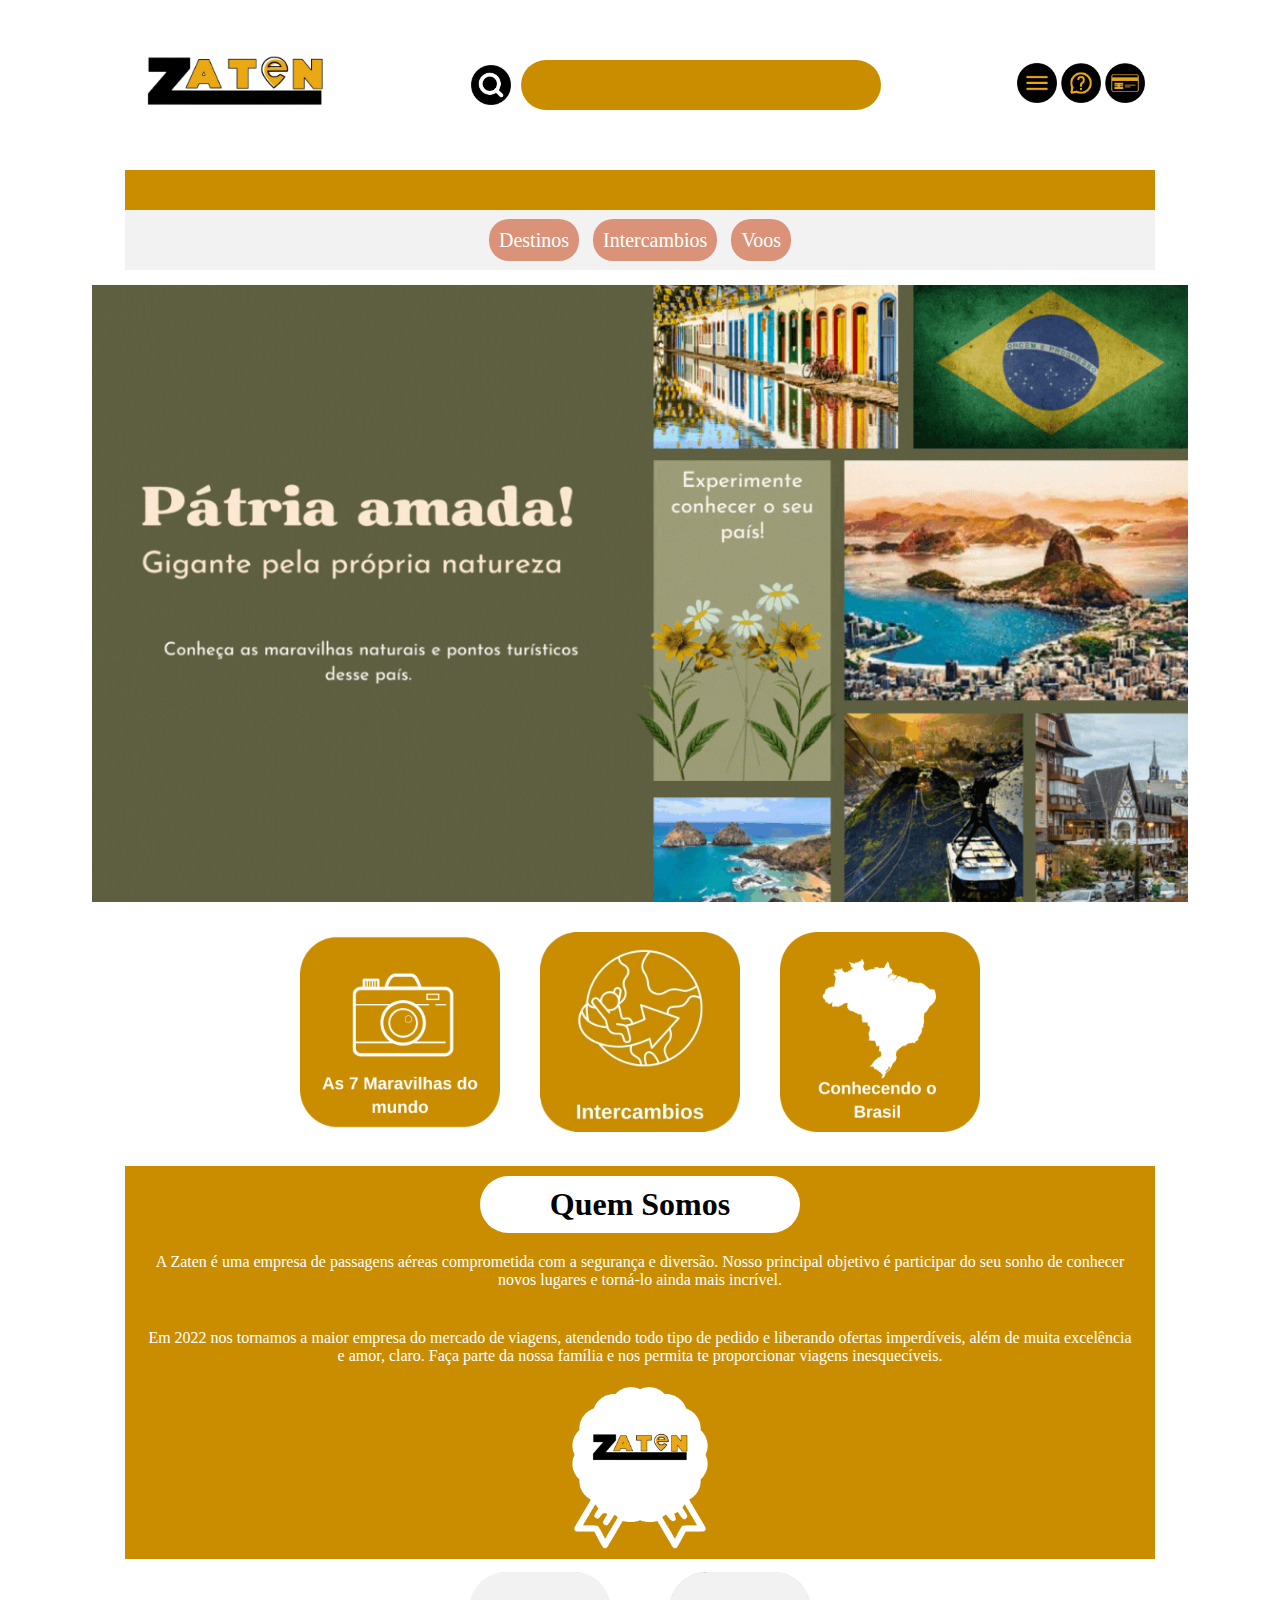
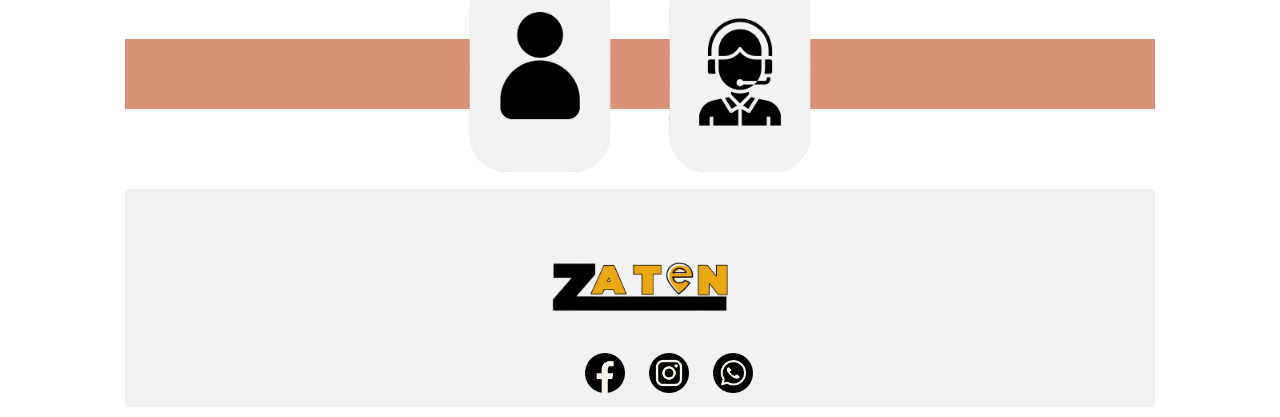
<file: index.html>
<!DOCTYPE html>
<html lang="en">

<head>
    <meta charset="UTF-8">
    <meta http-equiv="X-UA-Compatible" content="IE=edge">
    <meta name="viewport" content="width=device-width, initial-scale=1.0">
    <link href="css/estilo.css" rel="stylesheet">
    <title>Zaten</title>
</head>

<body>
    <header>
        <div id="informacoes">
            <div class="logo"><a href="index.html"><img src="imagens/logo.png" alt="Logo da empresa Zaten"></a></div>
            <div class="pesquisa"><label><img src="imagens/teste.png" alt="Ícone de pesquisa"><input type="text"
                        class="barra" placeholder="Pesquisar"></label></div>
            <div class="opcoes">
                <nav>
                    <a href="/"><img src="imagens/bot1.png" alt="Ícone de barra de opções"></a>
                    <a href="/"><img src="imagens/bot2.png" alt="Ícone de perguntas"></a>
                    <a href="/"><img src="imagens/bot3.png" alt="Ícone de cartão"></a>
                </nav>
            </div>
        </div>

        <div class="detalhes"></div>

        <div id="botoes">
            <nav>
                <a href="pacotes.html">Destinos</a>
                <a href="intercambios.html">Intercambios</a>
                <a href="voos.html">Voos</a>
            </nav>
        </div>
    </header>

    <main>
        <div class="banner">
            <img src="imagens/banner.gif" alt="Banner com todos os serviços da Zaten">
        </div>

        <div id="conteiner">
            <div class="itens">
                <div class="pacotes"><a href="maravilhas.html"><img src="imagens/maravilhas.png"
                            alt="Ícone de uma câmera com a legenda: 'As 7 Maravilhas do mundo'"></a></div>
                <div class="pacotes"><a href="intercambios.html"><img src="imagens/intercambio.png"
                            alt="Ícone planeta Terra com a legenda: 'Intercambio'"></a></div>
                <div class="pacotes"><a href="brasil.html"><img src="imagens/conhecendo.png"
                            alt="Ícone do Brasil com a legenda: 'Conhecendo o Brasil'"></a></div>
            </div>
        </div>

        <div id="detalhes1">
            <h1>Quem Somos</h1>

            <p>A Zaten é uma empresa de passagens aéreas comprometida com a segurança e diversão. Nosso principal
                objetivo é participar do seu sonho de conhecer novos lugares e torná-lo ainda mais incrível.
            </p>

            <p>Em 2022 nos tornamos a maior empresa do mercado de viagens, atendendo todo tipo de pedido e liberando
                ofertas imperdíveis, além de muita excelência e amor, claro. Faça parte da nossa família e nos permita
                te proporcionar viagens inesquecíveis.

            </p>

            <img src="imagens/premio.png" alt="Ícone de aprovação">
        </div>

        <div id="detalhes2">
            <a href="formulario.html"><img src="imagens/perfil.png" alt="Ícone de perfil" width="200px"></a>
            <a href="assistencia.html"><img src="imagens/contatar.png" alt="Ícone de telemarketing" width="200px"></a>
        </div>
    </main>

    <footer>

        <div id="conteiner">
            <div class="itens"><a href="index.html">
                    <div class="logo"><img src="imagens/logo.png" alt="Logo da empresa Zaten"></div>
                </a></div>

            <div class="teste">
                <a href="/"><img src="imagens/facebook_preto.png" alt="Ícone do Facebook"></a>
                <a href="/"><img src="imagens/instagram_preto.png" alt="Ícone do Instagram"></a>
                <a href="/"><img src="imagens/whatsapp_preto.png" alt="Ícone do WhatsApp"></a>
            </div>

        </div>

    </footer>






</body>

</html>
</file>
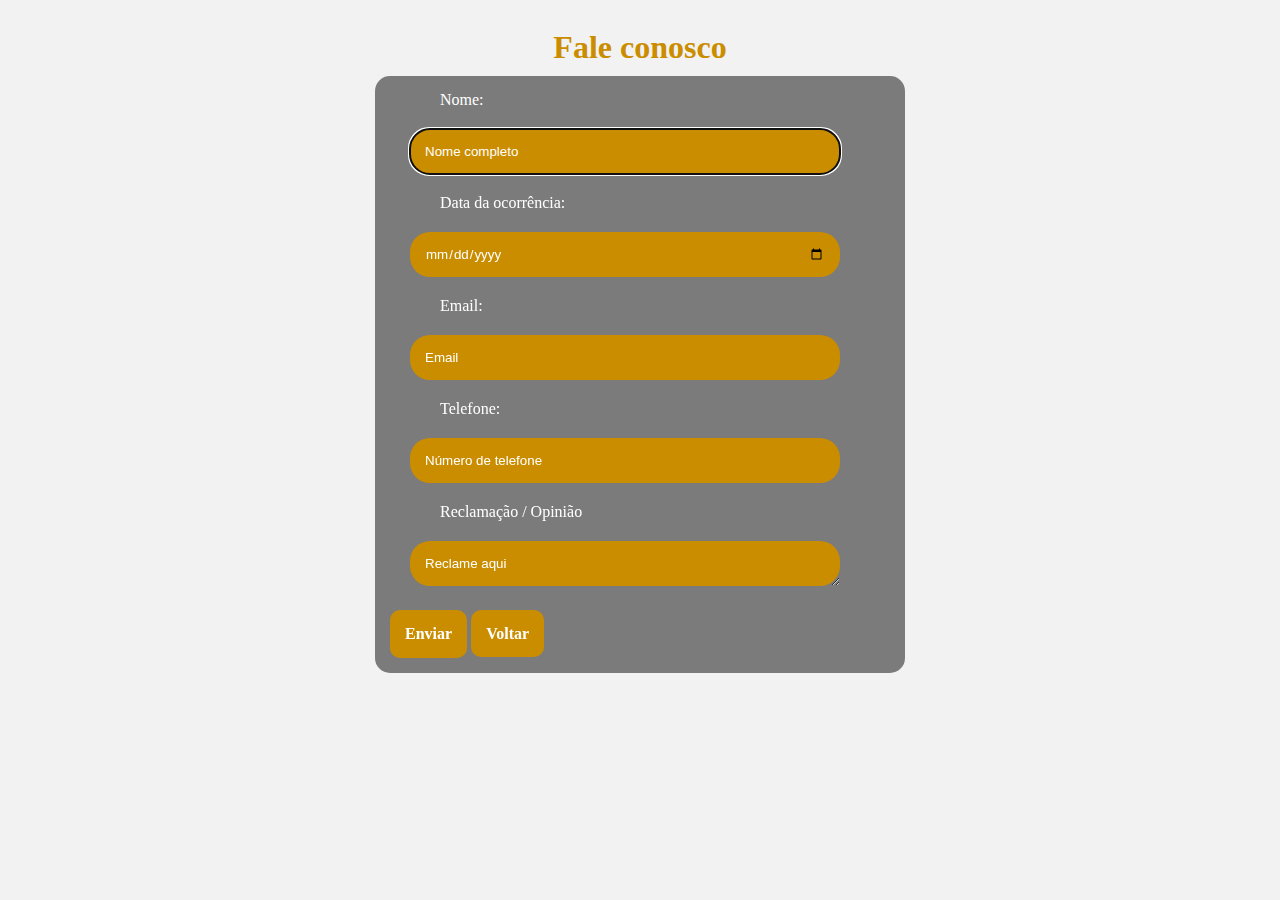
<file: assistencia.html>
<!DOCTYPE html>
<html lang="en">
<head>
    <meta charset="UTF-8">
    <meta http-equiv="X-UA-Compatible" content="IE=edge">
    <meta name="viewport" content="width=device-width, initial-scale=1.0">
    <link href="css/formulario.css" rel="stylesheet">
    <title>Assistência</title>
</head>
<body>
    <main class="formulario"> 
		
        <h1 class="form">Fale conosco</h1>
    

    <form>
            <div class="campos">
                <label>Nome:</label><br>
                <input type="text" name="nome" id="nome" autofocus placeholder="Nome completo">
            </div>

            <div class="campos">
                <label>Data da ocorrência:</label><br>
                <input type="date" name="data" id="data" autofocus placeholder="Data de nascimento">
            </div>

            <div class="campos">
                <label>Email:</label><br>
                <input type="email" name="email" id="email" placeholder="Email" >
            </div>

            <div class="campos">
                <label>Telefone:</label><br>
                <input type="tel" name="telefone" id="telefone" placeholder="Número de telefone">
            </div>

            <div class="campos">
                <label>Reclamação / Opinião</label><br>
                <textarea id="texto" name="texto" placeholder="Reclame aqui"></textarea>
            </div>

            <button type="submit">Enviar</button>
            <a href="index.html">Voltar</a>

    </form>
</main>
</body>
</html>
</file>
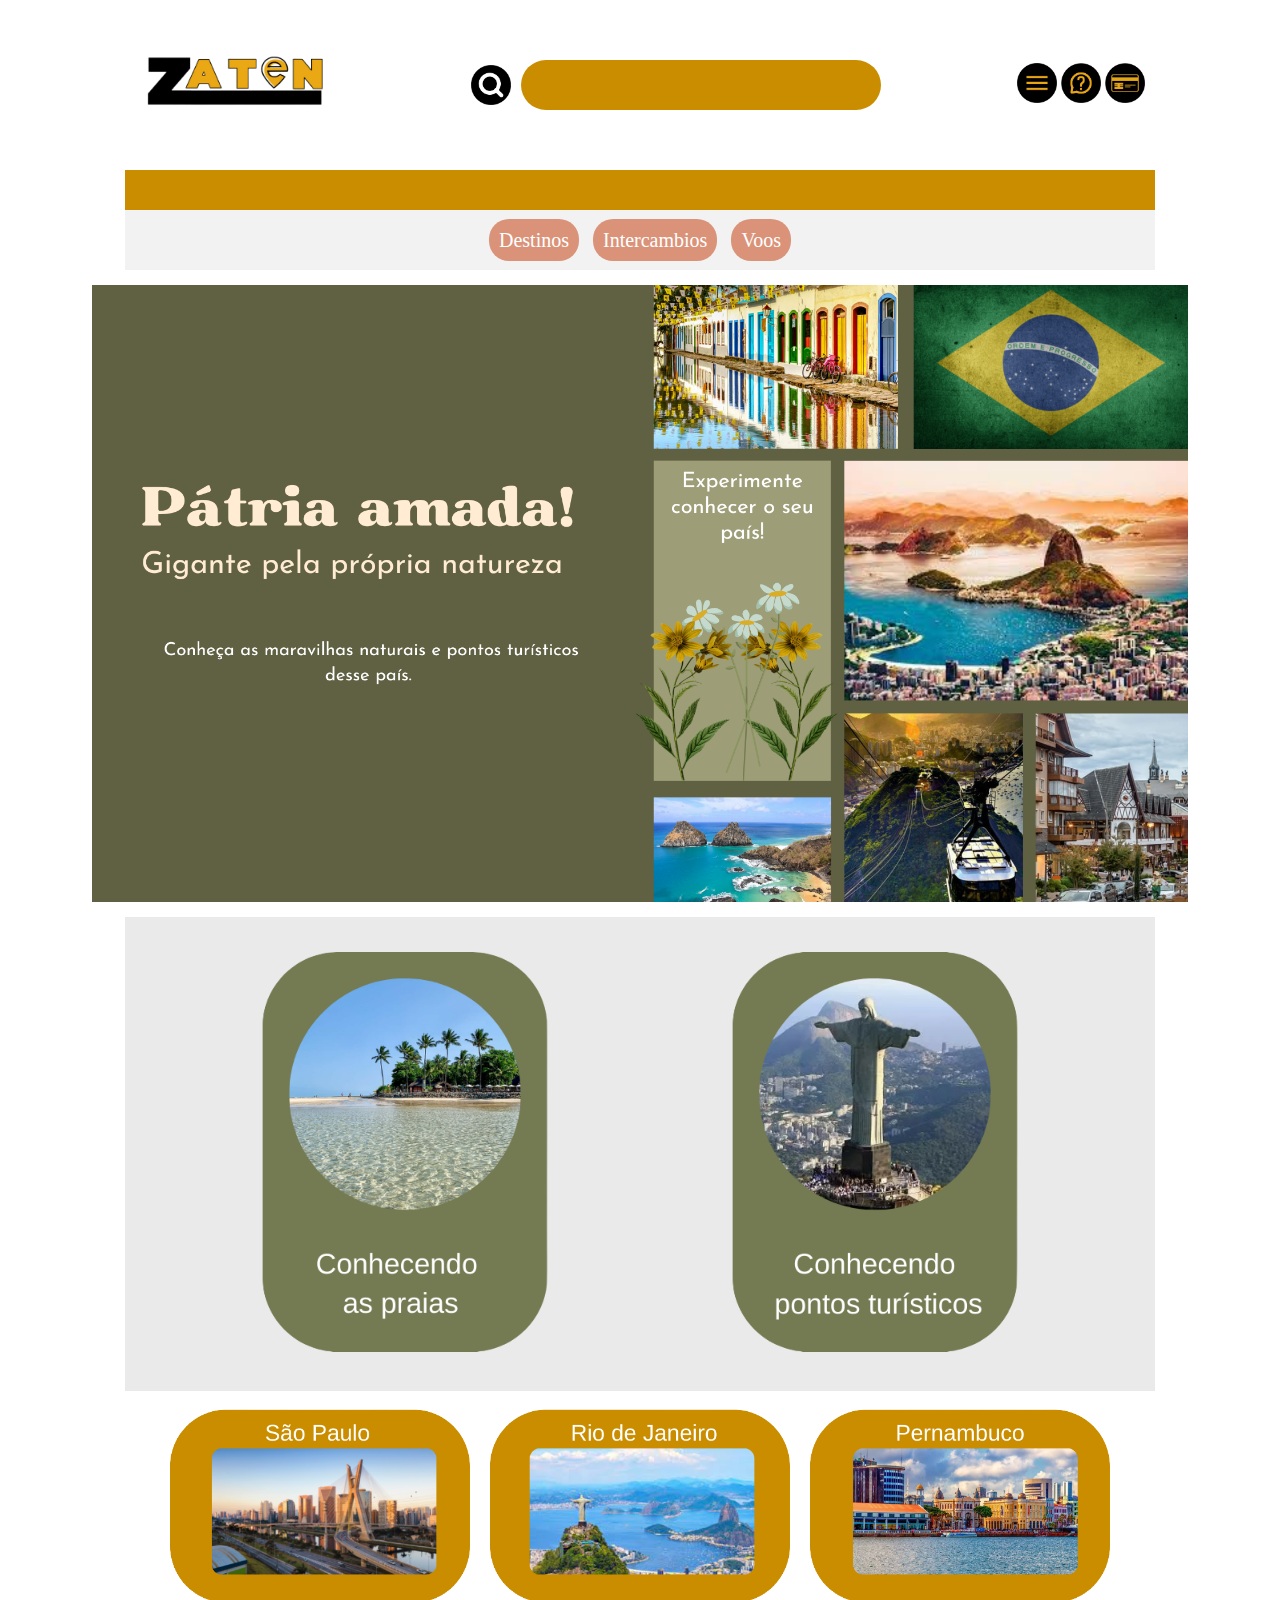
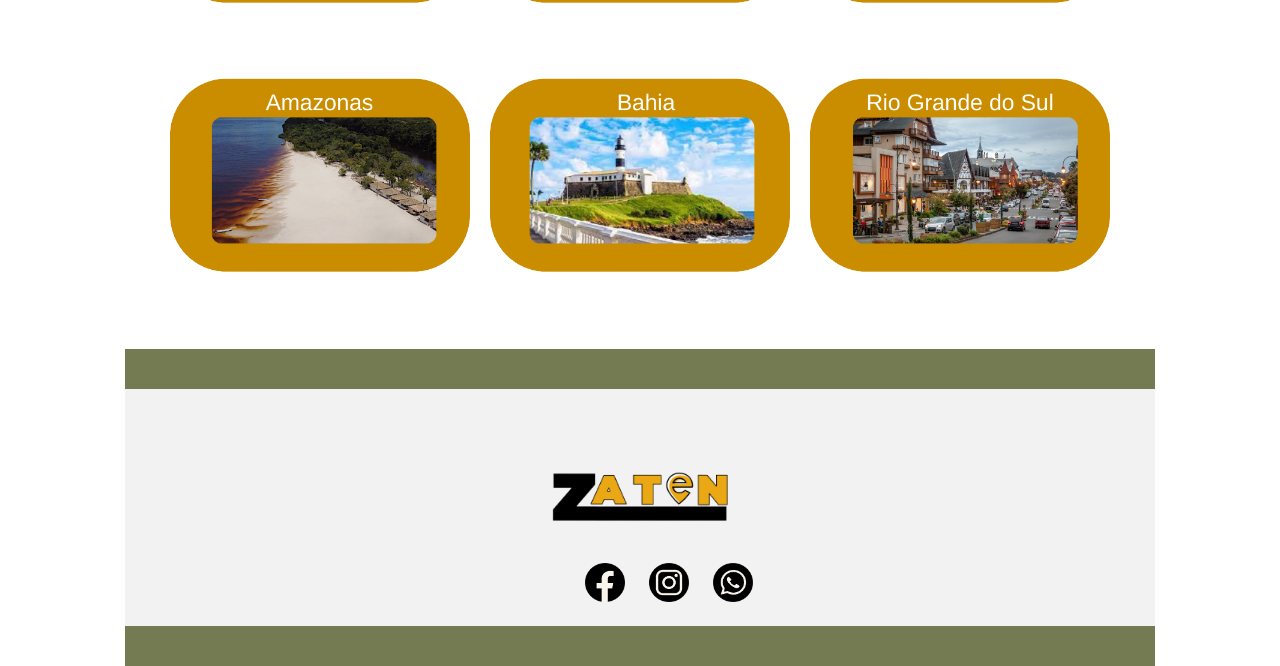
<file: brasil.html>
<!DOCTYPE html>
<html lang="en">

<head>
    <meta charset="UTF-8">
    <meta http-equiv="X-UA-Compatible" content="IE=edge">
    <meta name="viewport" content="width=device-width, initial-scale=1.0">
    <link href="css/estilo.css" rel="stylesheet">
    <title>Zaten</title>
</head>

<body>
    <header>
        <div id="informacoes">
            <div class="logo"><a href="index.html"><img src="imagens/logo.png" alt="Logo da empresa Zaten" ></a></div>
            <div class="pesquisa"><label><img src="imagens/teste.png" alt="Ícone de pesquisa"><input type="text"
                class="barra" placeholder="Pesquisar"></label></div>
            <div class="opcoes">
                <nav>
                    <a href="/"><img src="imagens/bot1.png" alt="Ícone de barra de opções" ></a>
                    <a href="/"><img src="imagens/bot2.png" alt="Ícone de perguntas" ></a>
                    <a href="/"><img src="imagens/bot3.png" alt="Ícone de cartão" ></a>
                </nav>
            </div>
        </div>

        <div class="detalhes"></div>

        <div id="botoes">
            <nav>
                <a href="pacotes.html">Destinos</a>
                <a href="intercambios.html">Intercambios</a>
                <a href="voos.html">Voos</a>
            </nav>
        </div>
    </header>


    <main>
            <div class="banner">
                <img src="imagens/banner_brasil.png" alt="banner com lugares do Brasil">
            </div>
    
            <div class="grupos"> <!--imagens dos pacotes-->
                    <a href="/"><img src="imagens/praias.png"  alt="imagem de uma praia do Brasil e a legenda 'Conhecendo as praias'"></a>
                    <a href="/"><img src="imagens/turisticos.png" alt="imagem do Cristo Redentor com a legenda 'Conhecendo pontos turísticos'"></a>
            </div>
    
            <div id="conteiner">
                <div class="itens">
                    <div class="brasil"><a href="/"><img src="imagens/sao_paulo.png" alt="imagem de São Paulo e o título 'São Paulo'"></a></div>
                    <div class="brasil"><a href="/"><img src="imagens/rio_de_janeiro.png" alt="imagem do Rio de Janeiro e o título 'Rio de Janeiro'"></a></div>
                    <div class="brasil"><a href="/"><img src="imagens/pernambuco.png" alt="imagem do Pernambuco e o título 'Pernambuco'"></a></div>
                </div>

                <div class="itens">
                    <div class="brasil"><a href="/"><img src="imagens/amazonas.png" alt="imagem do Amazonas e o título 'Amazonas'"></a></div>
                    <div class="brasil"><a href="/"><img src="imagens/bahia.png" alt="imagem da Bahia e o título 'Bahia'"></a></div>
                    <div class="brasil"><a href="/"><img src="imagens/sul.png" alt="imagem do Rio Grande do Sul e o título 'Rio Grande do Sul'"></a></div>
                </div>
            </div>
    </main>


    <footer>
        <div class="detalhes1"></div>

        <div id="conteiner">
            <div class="itens"><a href="index.html"><div class="logo"><img src="imagens/logo.png" alt="Logo da empresa Zaten"></div></a></div>

            <div class="teste">
                    <a href="/"><img src="imagens/facebook_preto.png" alt="Ícone do Facebook"></a>
                    <a href="/"><img src="imagens/instagram_preto.png" alt="Ícone do Instagram"></a>
                    <a href="/"><img src="imagens/whatsapp_preto.png" alt="Ícone do WhatsApp"></a>
            </div>
        </div>

        <div class="detalhes1"></div>
    </footer>

</body>
</html>
</file>
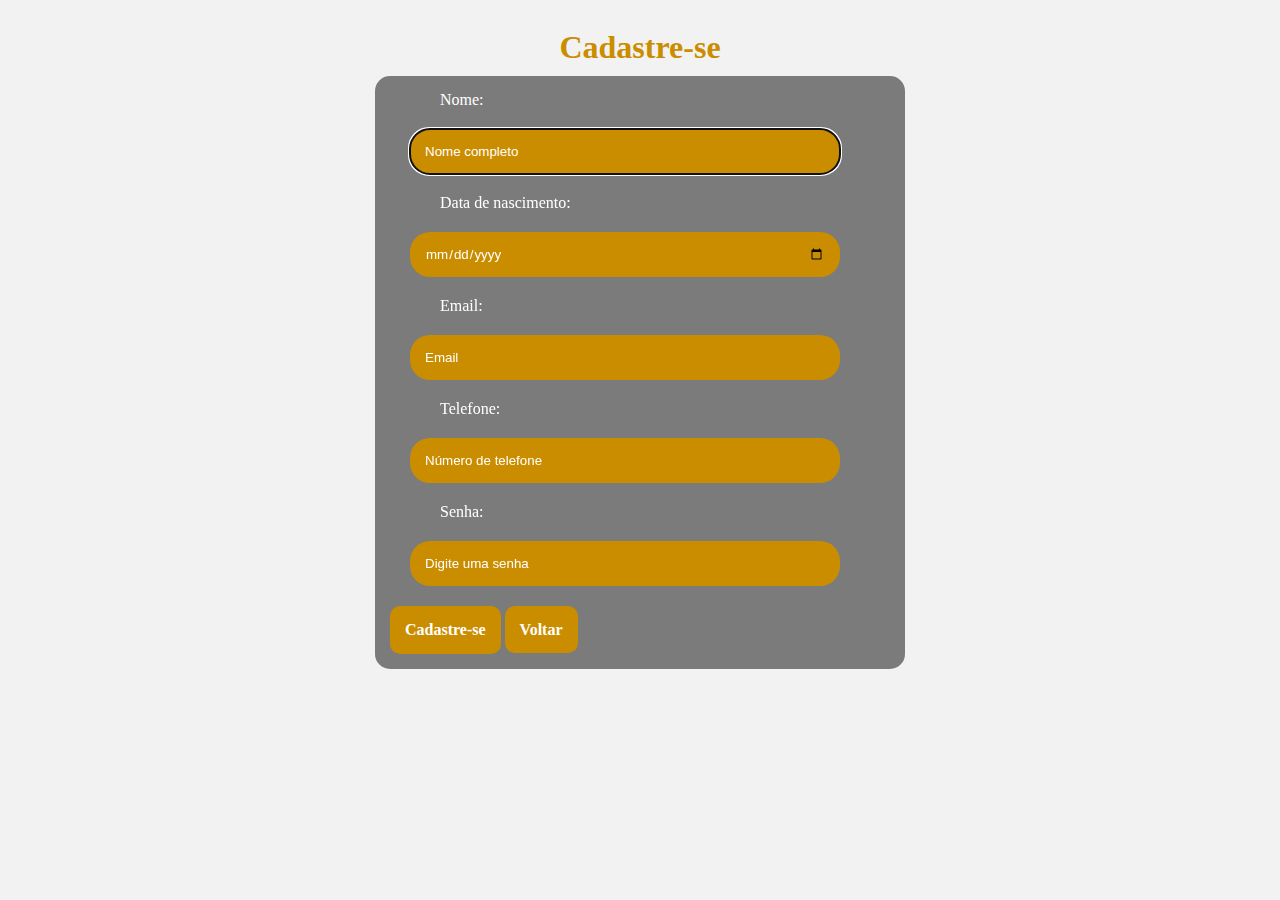
<file: formulario.html>
<!DOCTYPE html>
<html>
<head>
	<meta charset="utf-8">
	<title>Formulário</title>
	<link href="css/formulario.css" rel="stylesheet">
</head>
<body>

	<main class="formulario"> 
		
			<h1 class="form">Cadastre-se</h1>
		

		<form>
				<div class="campos">
					<label>Nome:</label><br>
					<input type="text" name="nome" id="nome" autofocus placeholder="Nome completo">
				</div>

				<div class="campos">
					<label>Data de nascimento:</label><br>
					<input type="date" name="data" id="data" autofocus placeholder="Data de nascimento">
				</div>

				<div class="campos">
					<label>Email:</label><br>
					<input type="email" name="email" id="email" placeholder="Email">
				</div>

				<div class="campos">
					<label>Telefone:</label><br>
					<input type="tel" name="telefone" id="telefone" placeholder="Número de telefone">
				</div>

				<div class="campos">
					<label>Senha:</label><br>
					<input type="password" name="senha" id="senha" placeholder="Digite uma senha">
				</div>

				<button type="submit">Cadastre-se</button>
				<a href="index.html">Voltar</a>

		</form>
	</main>

  




</body>
</html>
</file>
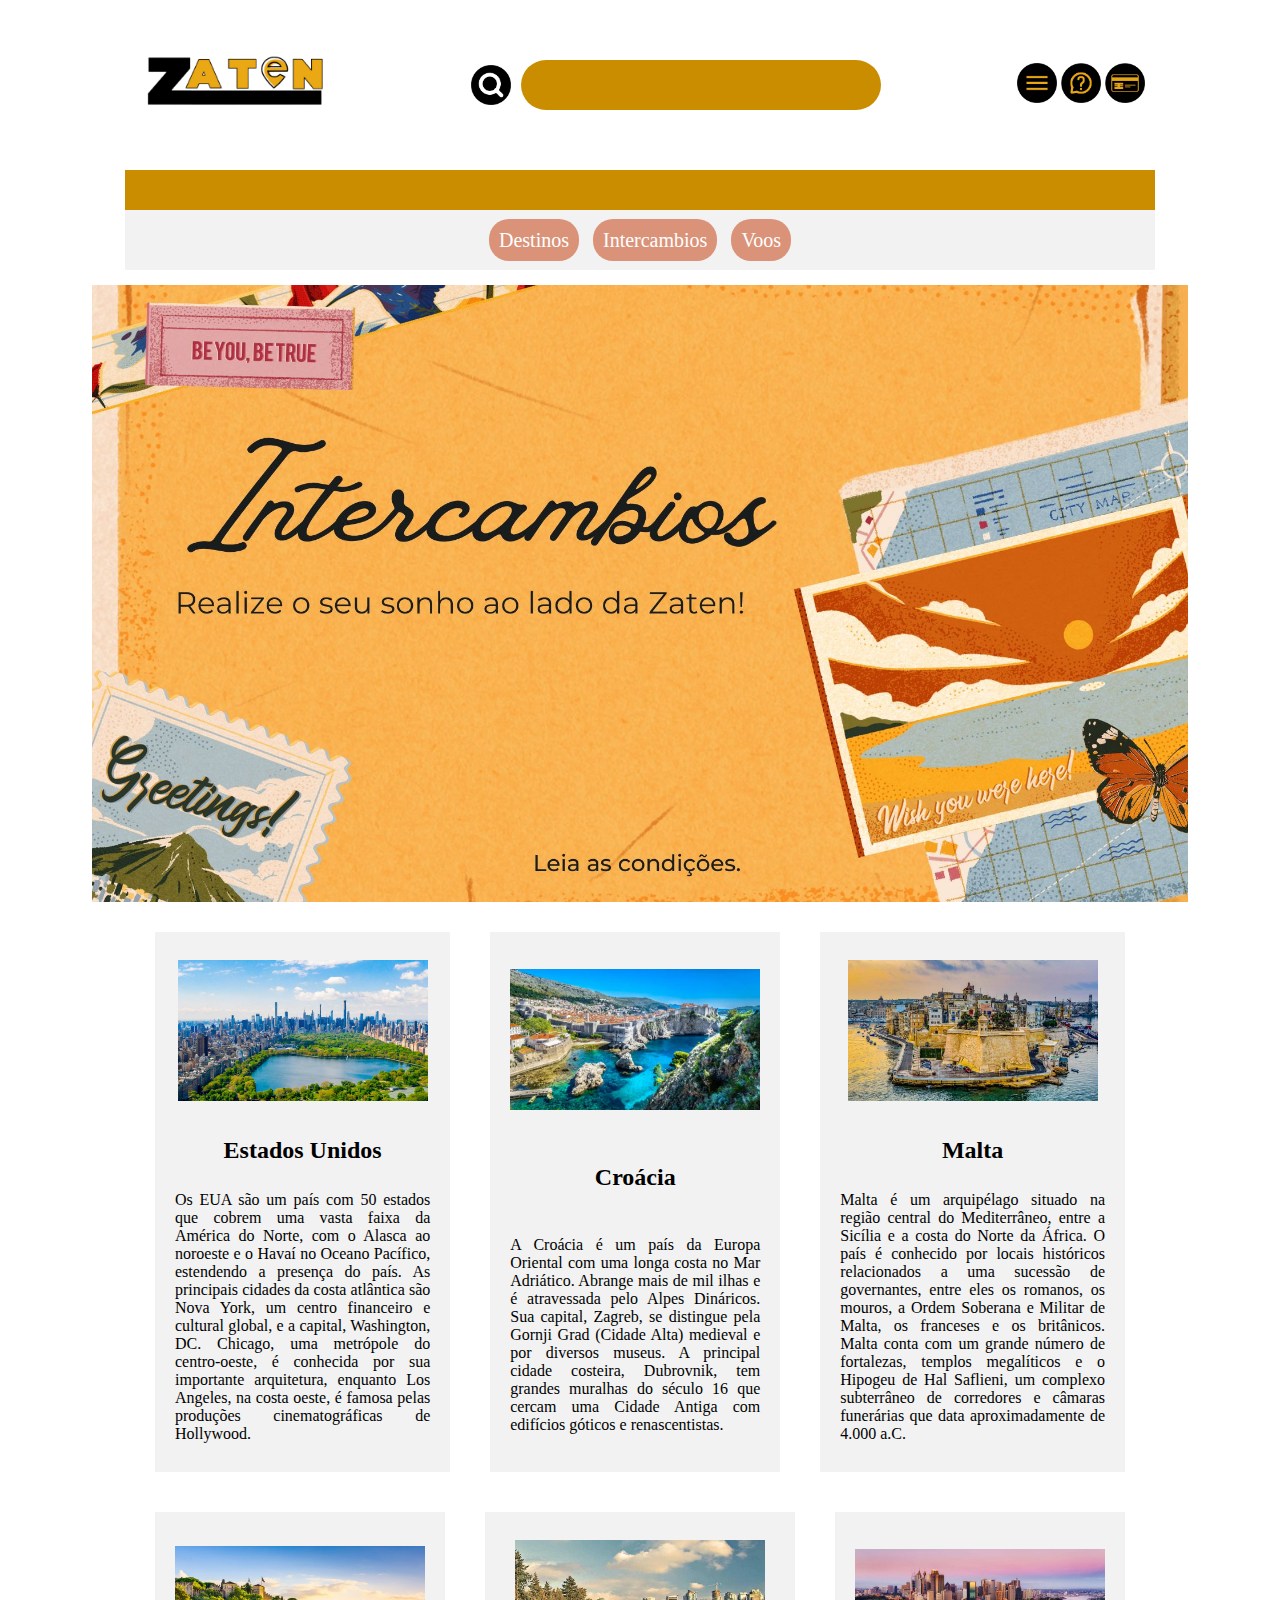
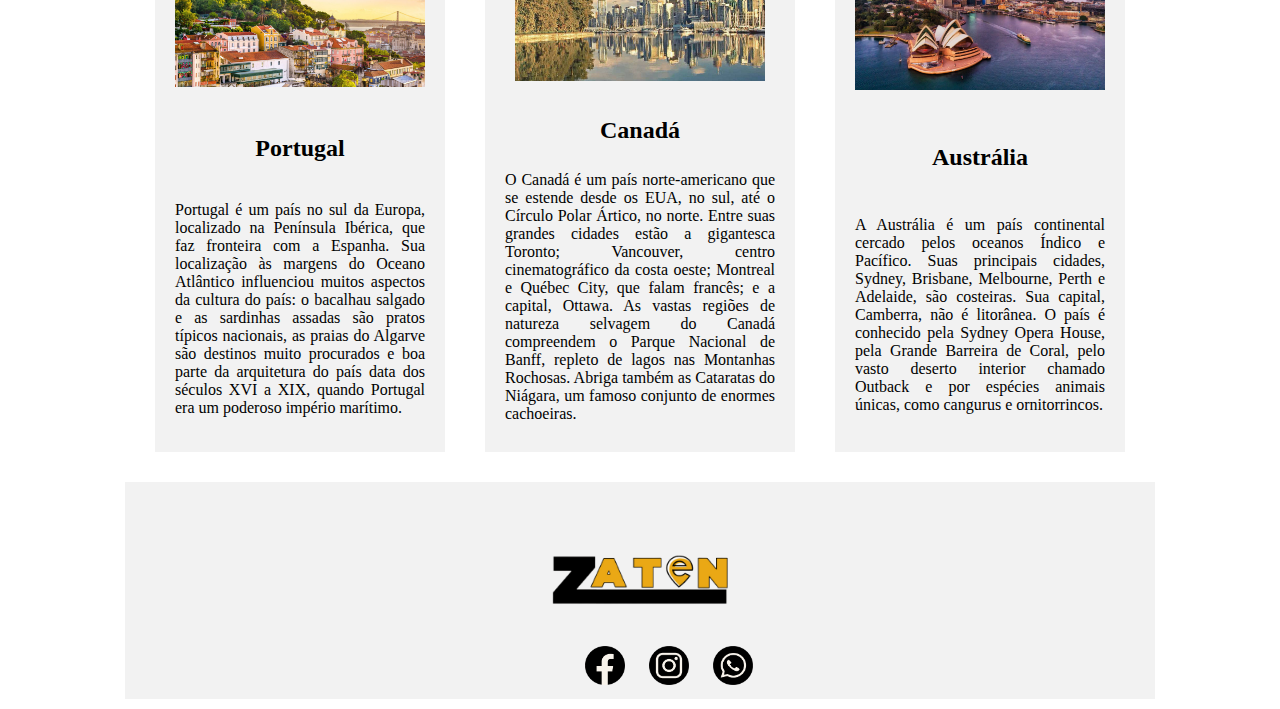
<file: intercambios.html>
<!DOCTYPE html>
<html lang="en">

<head>
    <meta charset="UTF-8">
    <meta http-equiv="X-UA-Compatible" content="IE=edge">
    <meta name="viewport" content="width=device-width, initial-scale=1.0">
    <link href="css/estilo.css" rel="stylesheet">
    <title>Zaten</title>
</head>

<body>
    <header>
        <div id="informacoes">
            <div class="logo"><a href="index.html"><img src="imagens/logo.png" alt="Logo da empresa Zaten"></a></div>
            <div class="pesquisa"><label><img src="imagens/teste.png" alt="Ícone de pesquisa"><input type="text"
                class="barra" placeholder="Pesquisar"></label></div>
            <div class="opcoes">
                <nav>
                    <a href="/"><img src="imagens/bot1.png" alt="Ícone de barra de opções"></a>
                    <a href="/"><img src="imagens/bot2.png" alt="Ícone de perguntas"></a>
                    <a href="/"><img src="imagens/bot3.png" alt="Ícone de cartão"></a>
                </nav>
            </div>
        </div>

        <div class="detalhes"></div>

        <div id="botoes">
            <nav>
                <a href="pacotes.html">Destinos</a>
                <a href="intercambios.html">Intercambios</a>
                <a href="voos.html">Voos</a>
            </nav>
        </div>
    </header>

    <main>

        <div class="banner">
            <img src="imagens/banner_inter.jpg" alt="banner de anúncio de intercambio">
        </div>

        <div id="conteiner">
            <div class="paises">
                <div class="intercambio"><img src="imagens/Estados_unidosh.jpg"
                        alt="Imagem de uma cidade dos Estados Unidos">
                    <h2>Estados Unidos</h2>
                    <p>Os EUA são um país com 50 estados que cobrem uma vasta faixa da América do Norte, com o Alasca ao
                        noroeste e o Havaí no Oceano Pacífico, estendendo a presença do país. As principais cidades da
                        costa atlântica são Nova York, um centro financeiro e cultural global, e a capital, Washington,
                        DC. Chicago, uma metrópole do centro-oeste, é conhecida por sua importante arquitetura, enquanto
                        Los Angeles, na costa oeste, é famosa pelas produções cinematográficas de Hollywood.</p>
                </div>

                <div class="intercambio"><img src="imagens/croaciah.jpg" alt="Imagem de uma cidade da Croácia">
                    <h2>Croácia</h2>
                    <p>A Croácia é um país da Europa Oriental com uma longa costa no Mar Adriático. Abrange mais de mil
                        ilhas e é atravessada pelo Alpes Dináricos. Sua capital, Zagreb, se distingue pela Gornji Grad
                        (Cidade Alta) medieval e por diversos museus. A principal cidade costeira, Dubrovnik, tem
                        grandes muralhas do século 16 que cercam uma Cidade Antiga com edifícios góticos e
                        renascentistas.</p>
                </div>

                <div class="intercambio"><img src="imagens/maltah.jpg" alt="Imagem de uma cidade de Malta">
                    <h2>Malta</h2>
                    <p>Malta é um arquipélago situado na região central do Mediterrâneo, entre a Sicília e a costa do
                        Norte da África. O país é conhecido por locais históricos relacionados a uma sucessão de
                        governantes, entre eles os romanos, os mouros, a Ordem Soberana e Militar de Malta, os franceses
                        e os britânicos. Malta conta com um grande número de fortalezas, templos megalíticos e o Hipogeu
                        de Hal Saflieni, um complexo subterrâneo de corredores e câmaras funerárias que data
                        aproximadamente de 4.000 a.C.</p>
                </div>
            </div>

            <div class="paises">
                <div class="intercambio"><img src="imagens/portugalh.jpg" alt="Imagem de uma cidade de Portugal">
                    <h2>Portugal</h2>
                    <p>Portugal é um país no sul da Europa, localizado na Península Ibérica, que faz fronteira com a
                        Espanha. Sua localização às margens do Oceano Atlântico influenciou muitos aspectos da cultura
                        do país: o bacalhau salgado e as sardinhas assadas são pratos típicos nacionais, as praias do
                        Algarve são destinos muito procurados e boa parte da arquitetura do país data dos séculos XVI a
                        XIX, quando Portugal era um poderoso império marítimo.</p>
                </div>

                <div class="intercambio"><img src="imagens/canadah.jpg" alt="Imagem de uma cidade do Canadá">
                    <h2>Canadá</h2>
                    <p>O Canadá é um país norte-americano que se estende desde os EUA, no sul, até o Círculo Polar
                        Ártico, no norte. Entre suas grandes cidades estão a gigantesca Toronto; Vancouver, centro
                        cinematográfico da costa oeste; Montreal e Québec City, que falam francês; e a capital, Ottawa.
                        As vastas regiões de natureza selvagem do Canadá compreendem o Parque Nacional de Banff, repleto
                        de lagos nas Montanhas Rochosas. Abriga também as Cataratas do Niágara, um famoso conjunto de
                        enormes cachoeiras.</p>
                </div>

                <div class="intercambio"><img src="imagens/australiah.jpg" alt="Imagem de uma cidade da Austrália">
                    <h2>Austrália</h2>
                    <p>A Austrália é um país continental cercado pelos oceanos Índico e Pacífico. Suas principais
                        cidades, Sydney, Brisbane, Melbourne, Perth e Adelaide, são costeiras. Sua capital, Camberra,
                        não é litorânea. O país é conhecido pela Sydney Opera House, pela Grande Barreira de Coral, pelo
                        vasto deserto interior chamado Outback e por espécies animais únicas, como cangurus e
                        ornitorrincos. </p>
                </div>
            </div>
        </div>
    </main>

    <footer>

        <div id="conteiner">
            <div class="itens"><a href="index.html">
                    <div class="logo"><img src="imagens/logo.png" alt="Logo da empresa Zaten"></div>
                </a></div>

            <div class="teste">
                <a href="/"><img src="imagens/facebook_preto.png" alt="Ícone do Facebook"></a>
                <a href="/"><img src="imagens/instagram_preto.png" alt="Ícone do Instagram"></a>
                <a href="/"><img src="imagens/whatsapp_preto.png" alt="Ícone do WhatsApp"></a>
            </div>

        </div>

    </footer>

</body>

</html>
</file>
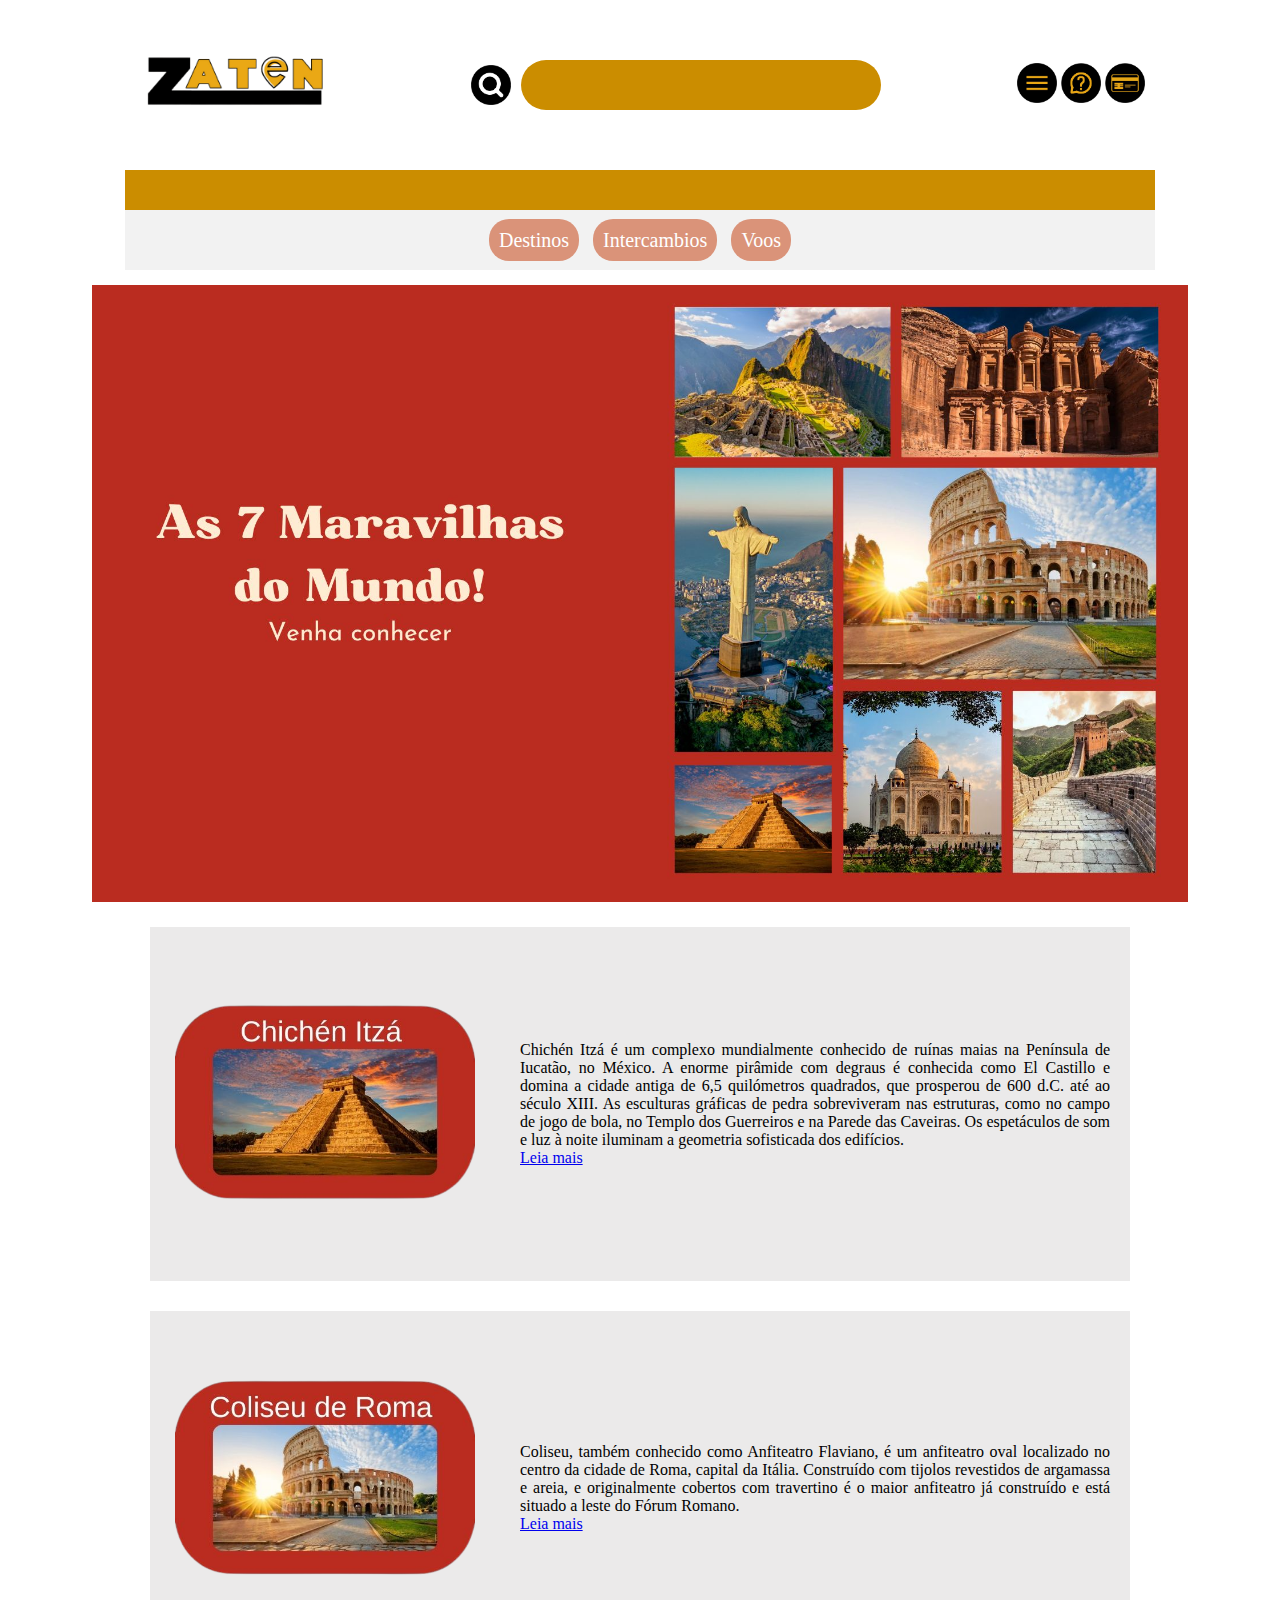
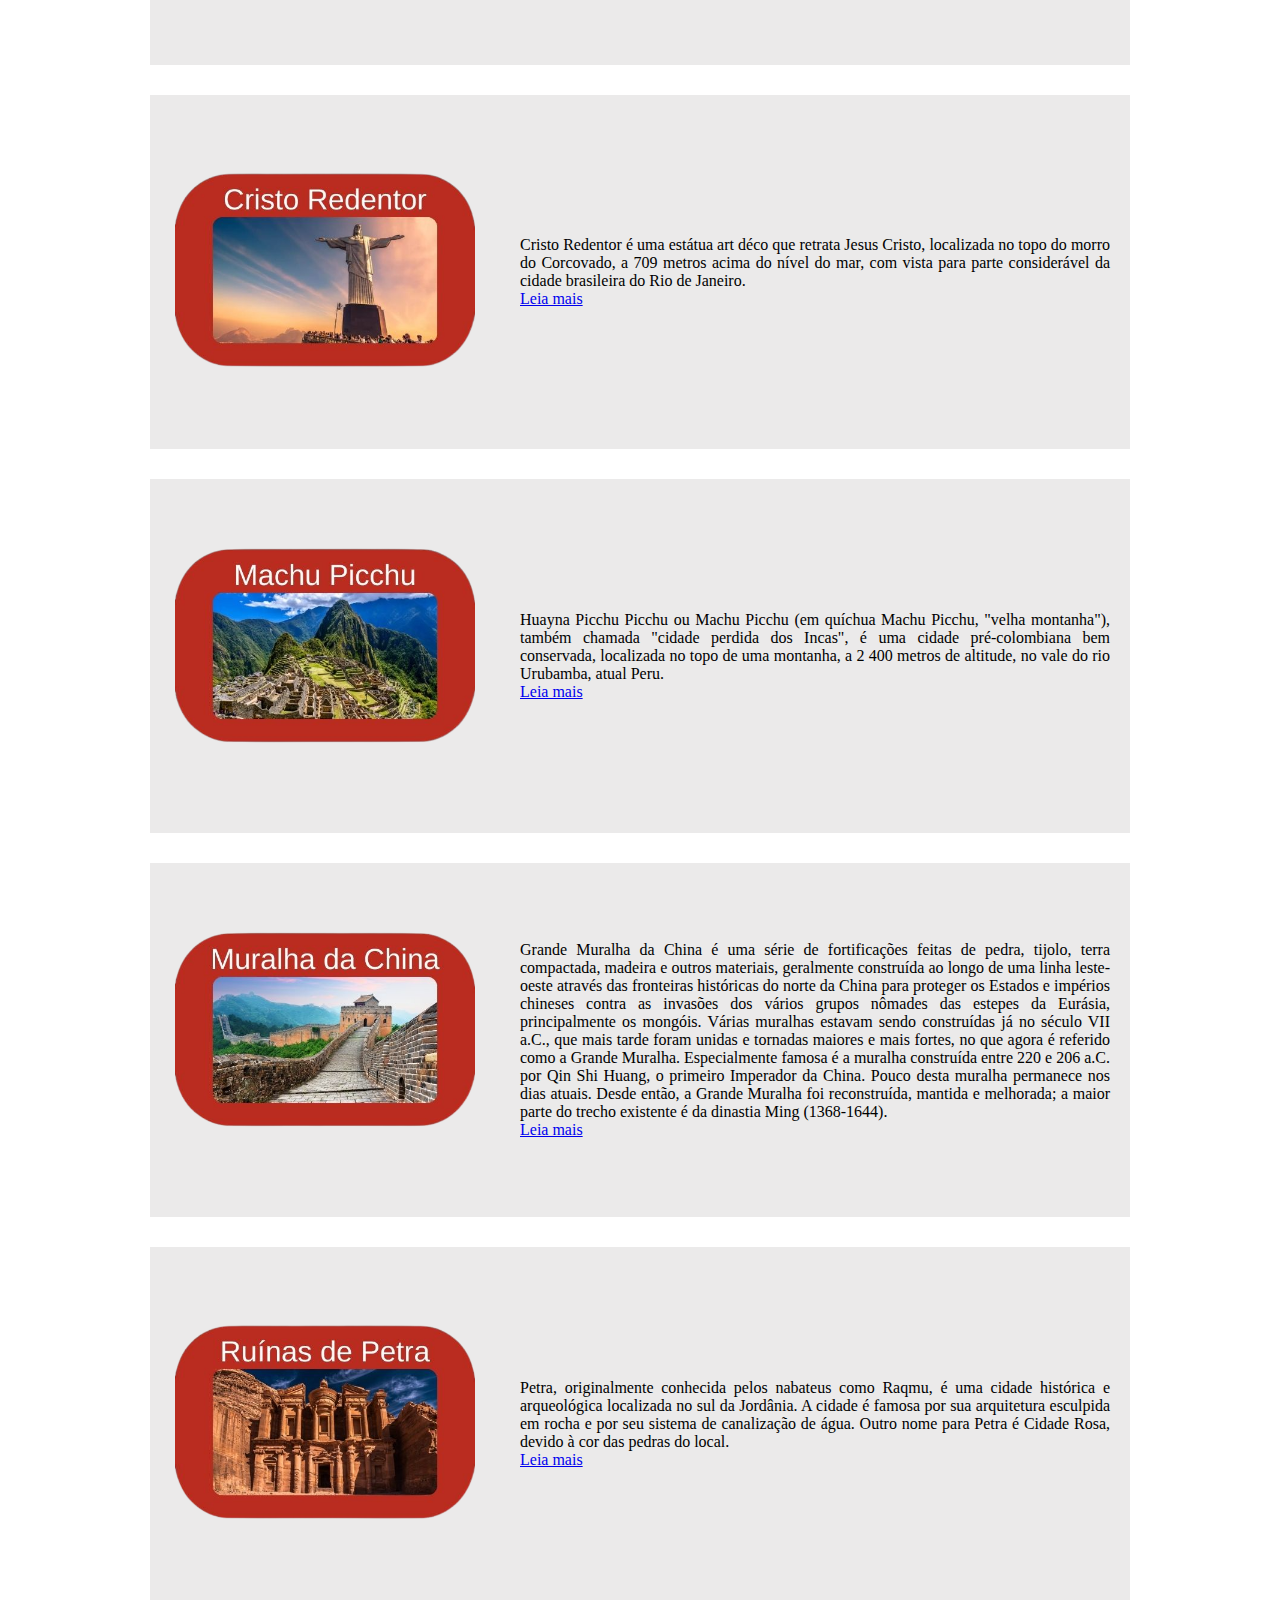
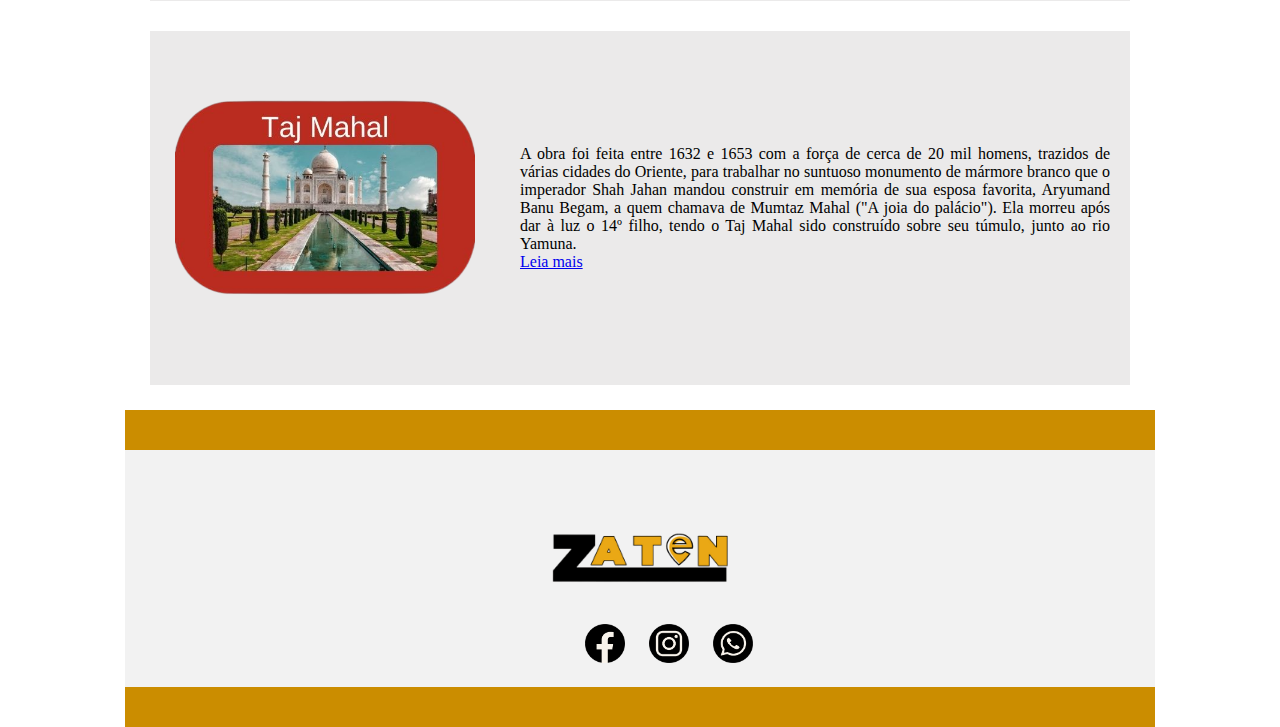
<file: maravilhas.html>
<!DOCTYPE html>
<html lang="en">

<head>
    <meta charset="UTF-8">
    <meta http-equiv="X-UA-Compatible" content="IE=edge">
    <meta name="viewport" content="width=device-width, initial-scale=1.0">
    <link href="css/estilo.css" rel="stylesheet">
    <title>Zaten</title>
</head>

<body>
    <header>
        <div id="informacoes">
            <div class="logo"><a href="index.html"><img src="imagens/logo.png" alt="Logo da empresa Zaten"></a></div>
            <div class="pesquisa"><label><img src="imagens/teste.png" alt="Ícone de pesquisa"><input type="text"
                class="barra" placeholder="Pesquisar"></label></div>
            <div class="opcoes">
                <nav>
                    <a href="/"><img src="imagens/bot1.png" alt="Ícone de barra de opções"></a>
                    <a href="/"><img src="imagens/bot2.png" alt="Ícone de perguntas"></a>
                    <a href="/"><img src="imagens/bot3.png" alt="Ícone de cartão"></a>
                </nav>
            </div>
        </div>

        <div class="detalhes"></div>

        <div id="botoes">
            <nav>
                <a href="pacotes.html">Destinos</a>
                <a href="intercambios.html">Intercambios</a>
                <a href="voos.html">Voos</a>
            </nav>
        </div>
    </header>


    <main>
        <div class="banner">
            <img src="imagens/bannermara.jpg" alt="banner com as 7 Maravilhas do mundo">
        </div>



        <div id="conteiner">
            <div class="maravilhas">
                <div class="mara"><a href="/"><img src="imagens/Chichén_Itzá.png"
                            alt="imagem de Chichén Itzá e o título 'Chichén Itzá'"></a></div>
                <p>Chichén Itzá é um complexo mundialmente conhecido de ruínas maias na Península de Iucatão, no México.
                    A enorme pirâmide com degraus é conhecida como El Castillo e domina a cidade antiga de 6,5
                    quilómetros quadrados, que prosperou de 600 d.C. até ao século XIII. As esculturas gráficas de pedra
                    sobreviveram nas estruturas, como no campo de jogo de bola, no Templo dos Guerreiros e na Parede das
                    Caveiras. Os espetáculos de som e luz à noite iluminam a geometria sofisticada dos edifícios.<br>

                    <a href="https://pt.wikipedia.org/wiki/Chich%C3%A9n_Itz%C3%A1">Leia mais</a>
                </p>
            </div>

            <div class="maravilhas">
                <div class="mara"><a href="/"><img src="imagens/Coliseu_de_Roma.png"
                            alt="imagem do Coliseu de Roma e o título 'Coliseu de Roma'"></a></div>
                <p>Coliseu, também conhecido como Anfiteatro Flaviano, é um anfiteatro oval localizado no centro da
                    cidade de Roma, capital da Itália. Construído com tijolos revestidos de argamassa e areia, e
                    originalmente cobertos com travertino é o maior anfiteatro já construído e está situado a leste do
                    Fórum Romano.<br>

                    <a href="https://pt.wikipedia.org/wiki/Coliseu">Leia mais</a>
                </p>
            </div>

            <div class="maravilhas">
                <div class="mara"><a href="/"><img src="imagens/Cristo_Redentor.png"
                            alt="imagem do Cristo Redentor e o título 'Cristo Redentor'"></a></div>
                <p>Cristo Redentor é uma estátua art déco que retrata Jesus Cristo, localizada no topo do morro do
                    Corcovado, a 709 metros acima do nível do mar, com vista para parte considerável da cidade
                    brasileira do Rio de Janeiro. <br>

                    <a href="https://pt.wikipedia.org/wiki/Cristo_Redentor">Leia mais</a>
                </p>
            </div>

            <div class="maravilhas">
                <div class="mara"><a href="/"><img src="imagens/Machu_Picchu.png"
                            alt="imagem de Machu Picchu  e o título 'Machu Picchu '"></a></div>
                <p>Huayna Picchu Picchu ou Machu Picchu (em quíchua Machu Picchu, "velha montanha"), também chamada
                    "cidade perdida dos Incas", é uma cidade pré-colombiana bem conservada, localizada no topo de uma
                    montanha, a 2 400 metros de altitude, no vale do rio Urubamba, atual Peru.<br>

                    <a
                        href="https://pt.wikipedia.org/wiki/Machu_Picchu#:~:text=Huayna%20Picchu%20Picchu%20ou%20Machu,do%20rio%20Urubamba%2C%20atual%20Peru.">Leia
                        mais</a>
                </p>
            </div>

            <div class="maravilhas">
                <div class="mara"><a href="/"><img src="imagens/Muralha_da_China.png"
                            alt="imagem da Muralha da China e o título 'Muralha da China'"></a></div>
                <p>Grande Muralha da China é uma série de fortificações feitas de pedra, tijolo, terra compactada,
                    madeira e outros materiais, geralmente construída ao longo de uma linha leste-oeste através das
                    fronteiras históricas do norte da China para proteger os Estados e impérios chineses contra as
                    invasões dos vários grupos nômades das estepes da Eurásia, principalmente os mongóis. Várias
                    muralhas estavam sendo construídas já no século VII a.C., que mais tarde foram unidas e tornadas
                    maiores e mais fortes, no que agora é referido como a Grande Muralha. Especialmente famosa é a
                    muralha construída entre 220 e 206 a.C. por Qin Shi Huang, o primeiro Imperador da China. Pouco
                    desta muralha permanece nos dias atuais. Desde então, a Grande Muralha foi reconstruída, mantida e
                    melhorada; a maior parte do trecho existente é da dinastia Ming (1368-1644).<br>

                    <a href="https://pt.wikipedia.org/wiki/Muralha_da_China">Leia mais</a>
                </p>
            </div>

            <div class="maravilhas">
                <div class="mara"><a href="/"><img src="imagens/Ruinas_de_Petra.png"
                            alt="imagem das Ruínas de Petra e o título 'Ruínas de Petra'"></a></div>
                <p>Petra, originalmente conhecida pelos nabateus como Raqmu, é uma cidade histórica e arqueológica
                    localizada no sul da Jordânia. A cidade é famosa por sua arquitetura esculpida em rocha e por seu
                    sistema de canalização de água. Outro nome para Petra é Cidade Rosa, devido à cor das pedras do
                    local.<br>

                <a href="https://pt.wikipedia.org/wiki/Petra">Leia mais</a></p>
            </div>

            <div class="maravilhas">
                <div class="mara"><a href="/"><img src="imagens/Taj_Mahal.png"
                            alt="imagem do Taj Mahal e o título 'Taj Mahal'"></a></div>
                <p>A obra foi feita entre 1632 e 1653 com a força de cerca de 20 mil homens, trazidos de várias cidades
                    do Oriente, para trabalhar no suntuoso monumento de mármore branco que o imperador Shah Jahan mandou
                    construir em memória de sua esposa favorita, Aryumand Banu Begam, a quem chamava de Mumtaz Mahal ("A
                    joia do palácio"). Ela morreu após dar à luz o 14º filho, tendo o Taj Mahal sido construído sobre
                    seu túmulo, junto ao rio Yamuna.<br>

                    <a href="https://pt.wikipedia.org/wiki/Taj_Mahal">Leia mais</a></p>
            </div>


        </div>
    </main>


    <footer>
        <div class="detalhes"></div>

        <div id="conteiner">
            <div class="itens"><a href="index.html">
                    <div class="logo"><img src="imagens/logo.png" alt="Logo da empresa Zaten"></div>
                </a></div>

            <div class="teste">
                <a href="/"><img src="imagens/facebook_preto.png" alt="Ícone do Facebook"></a>
                <a href="/"><img src="imagens/instagram_preto.png" alt="Ícone do Instagram"></a>
                <a href="/"><img src="imagens/whatsapp_preto.png" alt="Ícone do WhatsApp"></a>
            </div>
        </div>

        <div class="detalhes"></div>
    </footer>

</body>
</html>
</file>
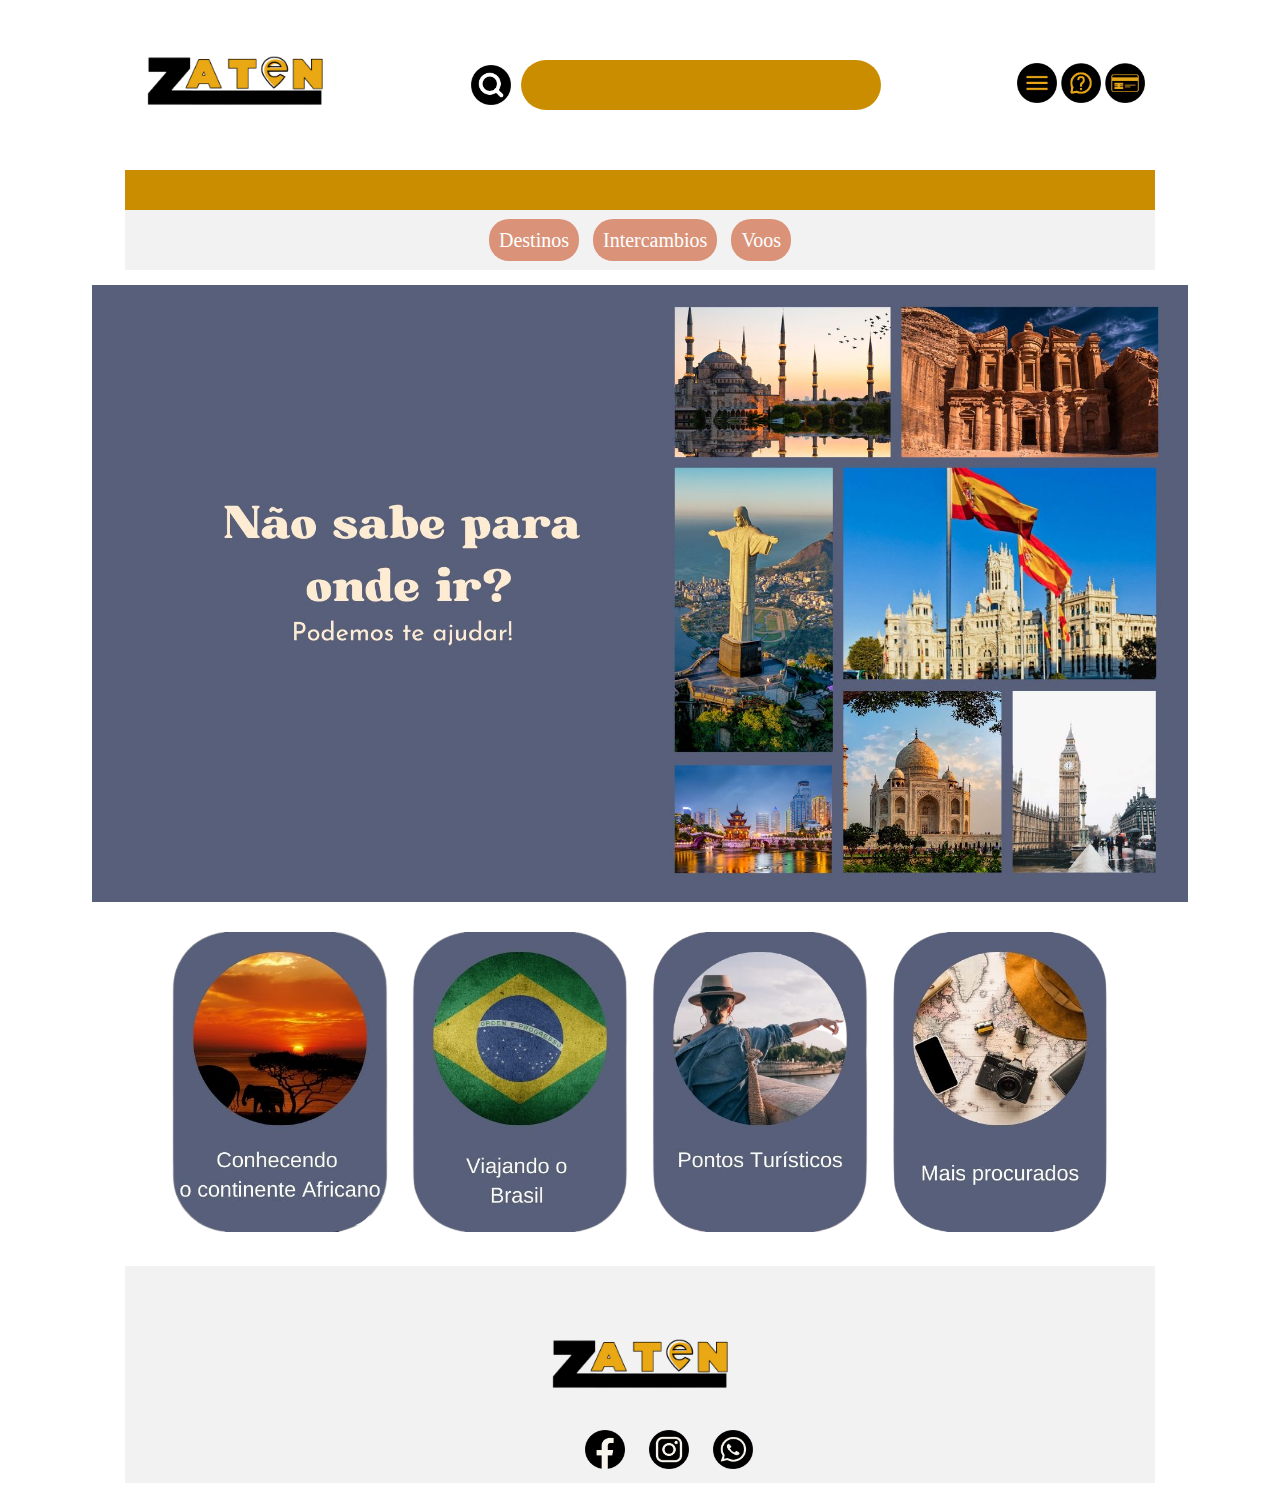
<file: pacotes.html>
<!DOCTYPE html>
<html lang="en">

<head>
    <meta charset="UTF-8">
    <meta http-equiv="X-UA-Compatible" content="IE=edge">
    <meta name="viewport" content="width=device-width, initial-scale=1.0">
    <link href="css/estilo.css" rel="stylesheet">
    <title>Zaten</title>
</head>

<body>
    <header>
        <div id="informacoes">
            <div class="logo"><a href="index.html"><img src="imagens/logo.png" alt="Logo da empresa Zaten" ></a></div>
            <div class="pesquisa"><label><img src="imagens/teste.png" alt="Ícone de pesquisa"><input type="text"
                class="barra" placeholder="Pesquisar"></label></div>
            <div class="opcoes">
                <nav>
                    <a href="/"><img src="imagens/bot1.png" alt="Ícone de barra de opções" ></a>
                    <a href="/"><img src="imagens/bot2.png" alt="Ícone de perguntas" ></a>
                    <a href="/"><img src="imagens/bot3.png" alt="Ícone de cartão" ></a>
                </nav>
            </div>
        </div>

        <div class="detalhes"></div>

        <div id="botoes">
            <nav>
                <a href="pacotes.html">Destinos</a>
                <a href="intercambios.html">Intercambios</a>
                <a href="voos.html">Voos</a>
            </nav>
        </div>
    </header>

<main>      
    
    <div class="banner">
        <img src="imagens/banner_pa.jpg" alt="Banner com imagens de cidades">
    </div>

    <div id="conteiner">
        <div class="paco">
            <div class="destinos"><a href="/"><img src="imagens/africa.png" alt="Imagem da "></a></div>
            <div class="destinos"><a href="/"><img src="imagens/br.png" alt="imagem dos Estados Unidos e o título 'Estados Unidos'"></a></div>
            <div class="destinos"><a href="/"><img src="imagens/turistico.png" alt="imagem da Alemanha e o título 'Alemanha'"></a></div>
            <div class="destinos"><a href="/"><img src="imagens/procurados.png" alt="imagem da Alemanha e o título 'Alemanha'"></a></div>
        </div>
    </div>


</main>

    <footer>

        <div id="conteiner">
            <div class="itens"><a href="index.html"><div class="logo"><img src="imagens/logo.png" alt="Logo da empresa Zaten"></div></a></div>

            <div class="teste">
                    <a href="/"><img src="imagens/facebook_preto.png" alt="Ícone do Facebook"></a>
                    <a href="/"><img src="imagens/instagram_preto.png" alt="Ícone do Instagram"></a>
                    <a href="/"><img src="imagens/whatsapp_preto.png" alt="Ícone do WhatsApp"></a>
            </div>

        </div>

    </footer>

</body>
</html>
</file>
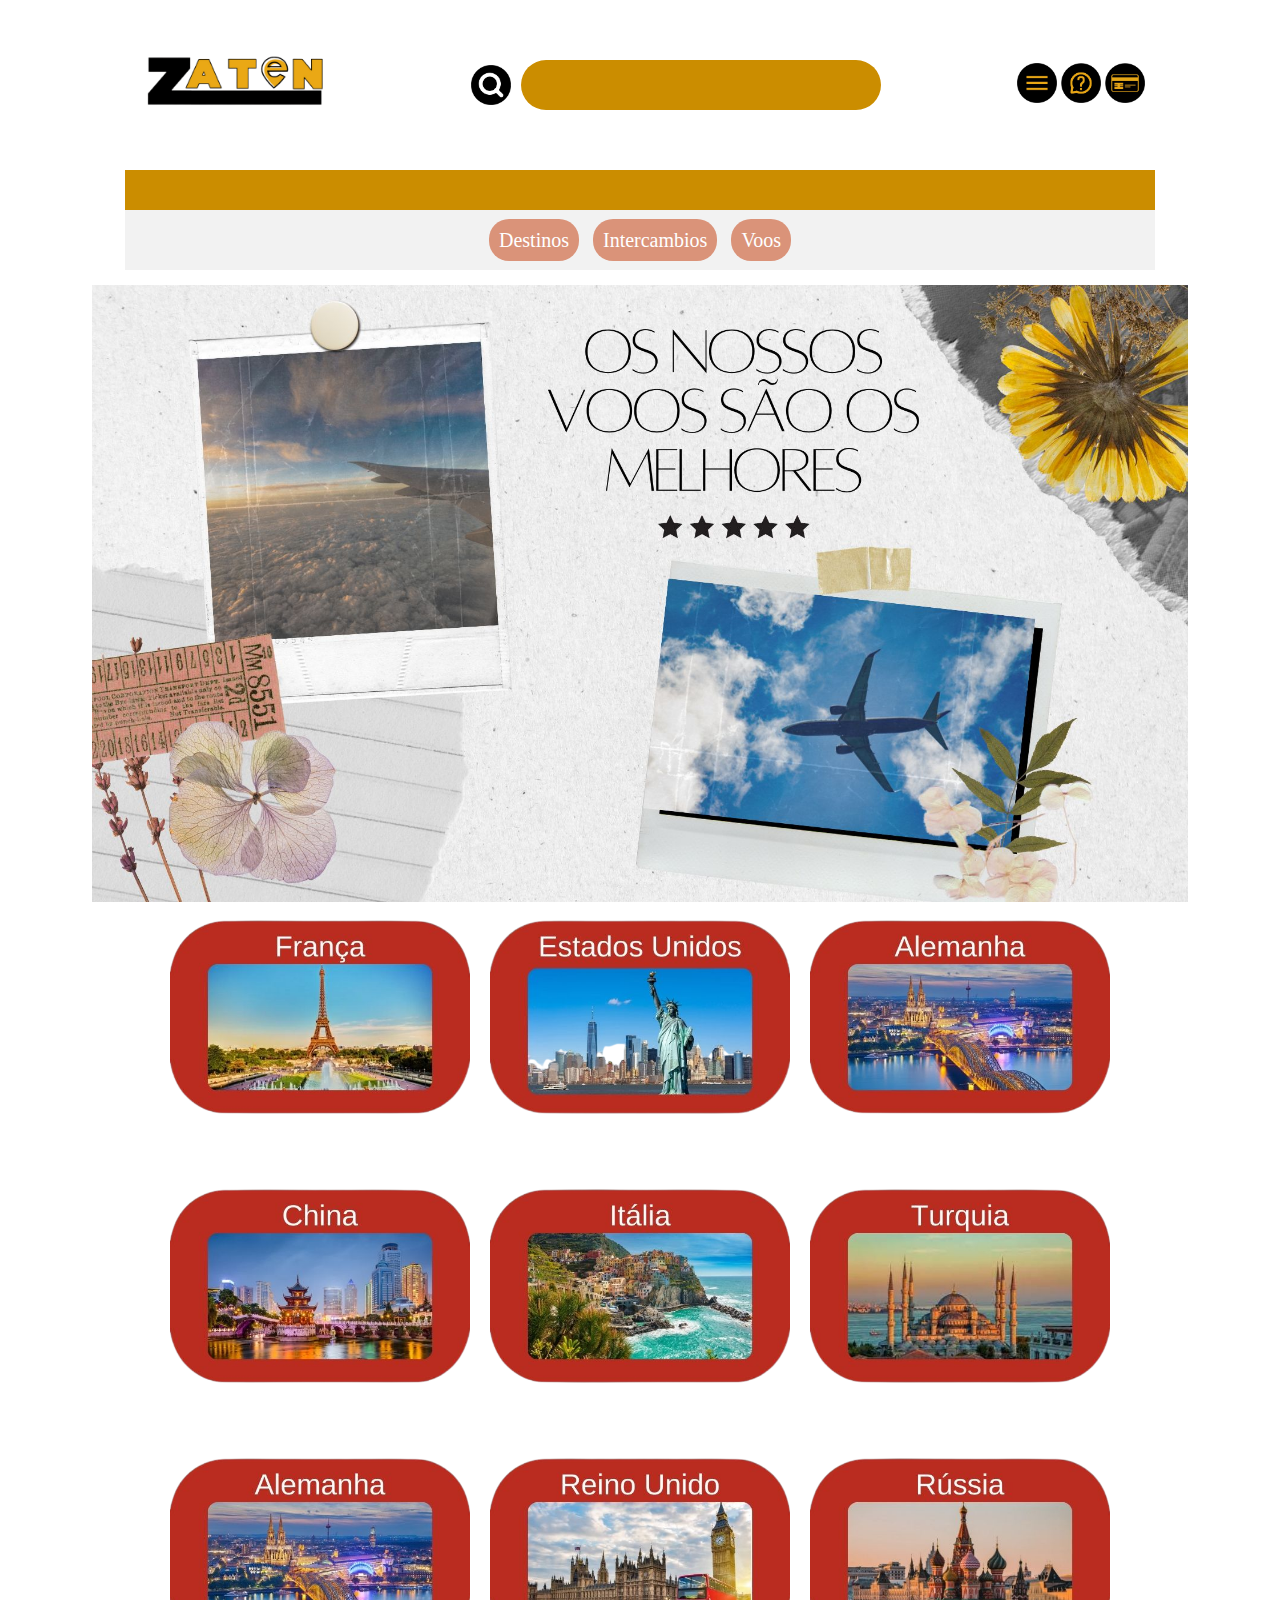
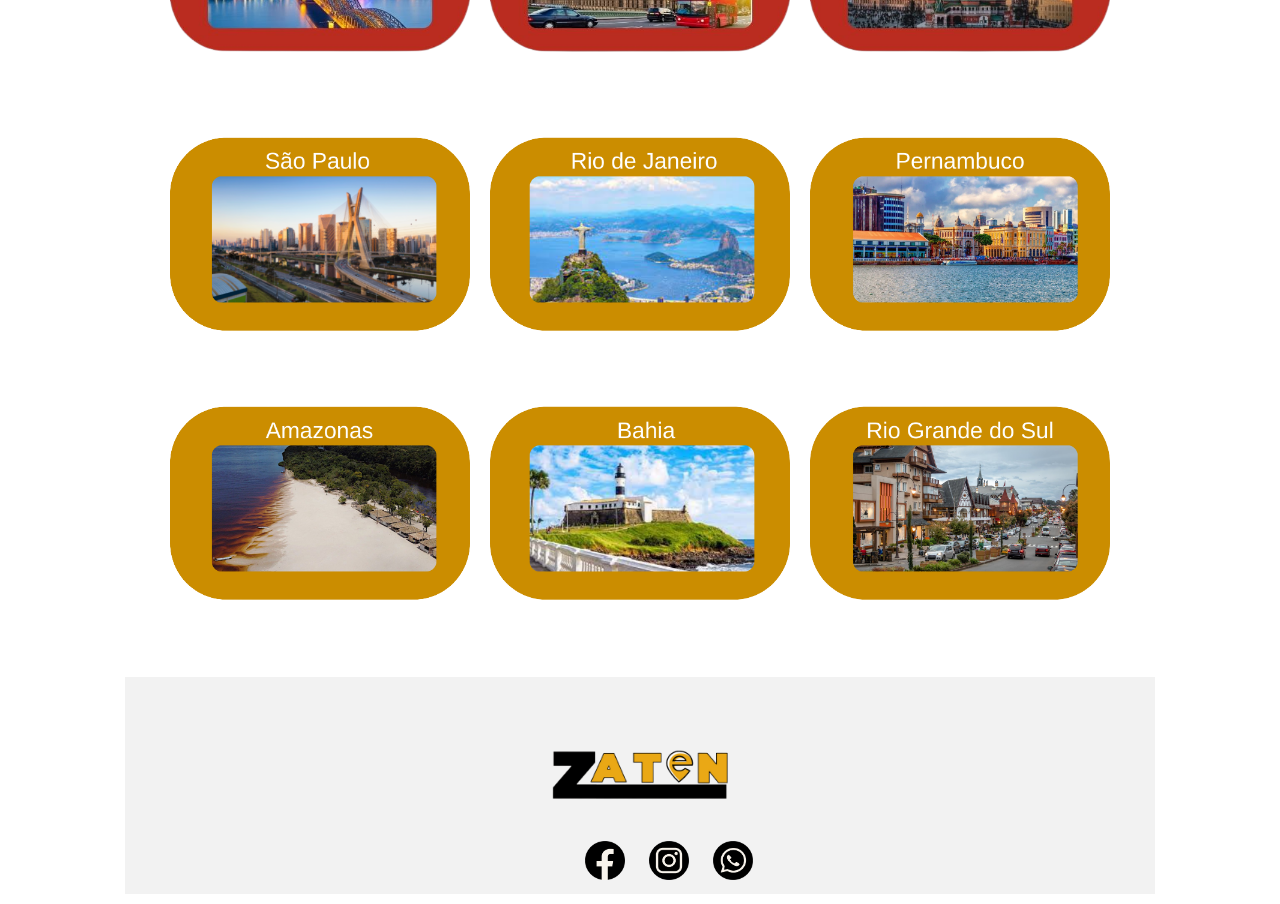
<file: voos.html>
<!DOCTYPE html>
<html lang="en">

<head>
    <meta charset="UTF-8">
    <meta http-equiv="X-UA-Compatible" content="IE=edge">
    <meta name="viewport" content="width=device-width, initial-scale=1.0">
    <link href="css/estilo.css" rel="stylesheet">
    <title>Zaten</title>
</head>

<body>
    <header>
        <div id="informacoes">
            <div class="logo"><a href="index.html"><img src="imagens/logo.png" alt="Logo da empresa Zaten" ></a></div>
            <div class="pesquisa"><label><img src="imagens/teste.png" alt="Ícone de pesquisa"><input type="text"
                class="barra" placeholder="Pesquisar"></label></div>
            <div class="opcoes">
                <nav>
                    <a href="/"><img src="imagens/bot1.png" alt="Ícone de barra de opções" ></a>
                    <a href="/"><img src="imagens/bot2.png" alt="Ícone de perguntas" ></a>
                    <a href="/"><img src="imagens/bot3.png" alt="Ícone de cartão" ></a>
                </nav>
            </div>
        </div>

        <div class="detalhes"></div>

        <div id="botoes">
            <nav>
                <a href="pacotes.html">Destinos</a>
                <a href="intercambios.html">Intercambios</a>
                <a href="voos.html">Voos</a>
            </nav>
        </div>
    </header>

    <main>

        <div class="banner">
            <img src="imagens/banner_voo.jpg" alt="Banner de anúndio de voos">
        </div>    

        <div id="conteiner">
            <div class="itens">
                <div class="brasil"><a href="/"><img src="imagens/franca.png" alt="imagem da França e o título 'França'"></a></div>
                <div class="brasil"><a href="/"><img src="imagens/estados_unidos.png" alt="imagem dos Estados Unidos e o título 'Estados Unidos'"></a></div>
                <div class="brasil"><a href="/"><img src="imagens/alemanha.png" alt="imagem da Alemanha e o título 'Alemanha'"></a></div>
            </div>

            <div class="itens">
                <div class="brasil"><a href="/"><img src="imagens/china.png" alt="imagem da China e o título 'China'"></a></div>
                <div class="brasil"><a href="/"><img src="imagens/italia.png" alt="imagem da Itália e o título 'Itália'"></a></div>
                <div class="brasil"><a href="/"><img src="imagens/turquia.png" alt="imagem da Turquia e o título 'Turquia'"></a></div>
            </div>

            <div class="itens">
                <div class="brasil"><a href="/"><img src="imagens/alemanha.png" alt="imagem da Alemanha e o título 'Alemanha'"></a></div>
                <div class="brasil"><a href="/"><img src="imagens/reino_unido.png" alt="imagem do Reino Unido e o título 'Reino Unido'"></a></div>
                <div class="brasil"><a href="/"><img src="imagens/russia.png" alt="imagem da Rússia e o título 'Rússia'"></a></div>
            </div>
        </div>

        <div id="conteiner">
            <div class="itens">
                <div class="brasil"><a href="/"><img src="imagens/sao_paulo.png" alt="imagem de São Paulo e o título 'São Paulo'"></a></div>
                <div class="brasil"><a href="/"><img src="imagens/rio_de_janeiro.png" alt="imagem do Rio de Janeiro e o título 'Rio de Janeiro'"></a></div>
                <div class="brasil"><a href="/"><img src="imagens/pernambuco.png" alt="imagem do Pernambuco e o título 'Pernambuco'"></a></div>
            </div>

            <div class="itens">
                <div class="brasil"><a href="/"><img src="imagens/amazonas.png" alt="imagem do Amazonas e o título 'Amazonas'"></a></div>
                <div class="brasil"><a href="/"><img src="imagens/bahia.png" alt="imagem da Bahia e o título 'Bahia'"></a></div>
                <div class="brasil"><a href="/"><img src="imagens/sul.png" alt="imagem do Rio Grande do Sul e o título 'Rio Grande do Sul'"></a></div>
            </div>
        </div>


    </main>


    <footer>

        <div id="conteiner">
            <div class="itens"><a href="index.html"><div class="logo"><img src="imagens/logo.png" alt="Logo da empresa Zaten"></div></a></div>

            <div class="teste">
                    <a href="/"><img src="imagens/facebook_preto.png" alt="Ícone do Facebook"></a>
                    <a href="/"><img src="imagens/instagram_preto.png" alt="Ícone do Instagram"></a>
                    <a href="/"><img src="imagens/whatsapp_preto.png" alt="Ícone do WhatsApp"></a>
            </div>

        </div>

    </footer>

    </body>
    </html>
</file>
<file: css/estilo.css>
*{
    padding: 0px;
    margin: 0px;
}

body{
    margin-left: 125px;
    margin-right: 125px;
}

main{
    background-color: #fff;
}

h1{
    background-color: white;
    padding: 10px;
    margin-top: 10px;
    color: black;
    width: 300px;
    border-radius: 50px;
    text-align: center;
}

footer{
    background-color: #F2F2F2;
}

input{
    color: white;
    padding: 5px;
}

h2{
    margin: 10px;
}

#informacoes{
    display: flex;
    justify-content: space-between;
    align-items: center;
    flex-direction: row;
    height: 150px;
    padding: 10px;
}

#botoes{
    background-color: #F2F2F2;
    display: flex;
    justify-content: space-around;
    align-items: center;
    flex-direction: row;
    height: 60px;
}

#botoes a{
    color: white;
    padding: 10px;
    margin: 5px;
    text-decoration: none;
    font-size: 20px;
    background-color: #DA9379;
    border-radius: 20px;
    transition: 0.3s;
}

#botoes a:hover{
    background-color: #dbb660;
}

#conteiner{
    display: flex;
    justify-content: center;
    flex-direction: column;
    align-items: center;
    margin: 10px;
}

#detalhes1{
    background-color: #CB8D00;
    display: flex;
    justify-content: center;
    align-items: center;
    flex-direction: column;
}

#detalhes1 p{
    color: white;
    text-align: center;
    padding: 20px;
}

#detalhes1 img{
    margin-bottom: 10px;
    width: 16%;
}

#detalhes2{
    background-color: #DA9379;
    display: flex;
    justify-content: center;
    align-items: center;
    flex-direction: row;
    height: 70px;
    margin-top: 80px;
    margin-bottom: 80px;

}

.barra{
    background-color: #CB8D00;
    width: 350px;
    height: 40px;
    border-radius: 50px;
    border: none;
}

::placeholder{
    color: #CB8D00;
    transition: 0.5s;
    padding: 0px;
    width: 0px;
    font-size: 15px;
}

label:hover > ::placeholder{
    width: 60px;
    padding: 10px;
    color: #dbb660;
}

.botao{
    height: 10px;
}


.detalhes{
    background-color: #CB8D00;
    height: 40px;
    width: 100%;
}

.detalhes1{
    background-color: #747A52;
    height: 40px;
    width: 100%;
}

.itens, .banner, .grupos, .maravilhas, .paises, .pesquisa, label{
    display: flex;
    justify-content: center;
    align-items: center;
    flex-direction: row;
}

.teste{
    margin-left: 440px;
    margin-top: -50px;
}

.pacotes{
    padding: 20px;
}

.grupos{
    background-color: #ebeaea;
    margin-top: 15px;
}

.maravilhas{
    background-color: #ebeaea;
    margin: 15px;
    display: flex;
    justify-content: center;
    align-items: center;
    padding: -15px;
}

.maravilhas p{
    color: black;
    text-align: justify;
    padding: 20px;
}

.paco{
    display: flex;
    justify-content: space-around;
    align-items: center;
    flex-direction: row;
}

.intercambio{
    display: flex;
    justify-content: space-around;
    align-items: center;
    flex-direction: column;
    background-color: #F2F2F2;
    padding: 20px;
    margin: 20px;
    height: 500px;
}

.intercambio p{
    color: black;
    text-align: justify;
}






.logo img{
    width: 200px;
}

.opcoes img{
    width: 40px;
}

.pacotes img{
    width: 200px;
}

.teste img{
    width: 7%;
    padding: 10px;
}

.banner img{
    width: 1096px;
    margin-top: 15px;
}

.grupos img{
    width: 400px;
    padding: 35px;
}

.brasil img{
    height: 300px;
    padding: 10px;
    margin-top: -90px;
}

.brasil{
    margin-top: 35px;
}

.mara img{
    height: 300px;
    margin: 25px;
}

.destinos img{
    width: 300px;
    margin: -30px;
    margin-top: 20px;
    margin-bottom: 20px;
}

.intercambio img{
    width: 250px;
    margin-bottom: 10px;
}

.pesquisa img{
    width: 40px;
    margin-right: 10px;
}


.itens img:hover, header img:hover, footer img:hover, #detalhes2 img:hover, .grupos img:hover, .maravilhas img:hover, .paco img:hover, .intercambio:hover{
    -webkit-transform: scale(1.1);
    transform:scale(1.1); 
    transition: 0.2s;
}
</file>
<file: css/formulario.css>
body{
    margin-left: 70px;
    margin-right: 70px;
    padding: 0;
    background-color: #f2f2f2;
    justify-content: center;
    display: flex;
    align-items: center;
}


h1{
    color: #CB8D00;
    margin-bottom: 10px;
    text-align: center;
}

label{
    color: #fff;
    font-family: 'Times New Roman', Times, serif;
    text-align: center;
    margin: 50px;
}

input, textarea{
    background-color: #CB8D00 ;
    height: 15px;
    width: 400px;
    margin: 20px;
    padding: 15px;
    border-radius: 20px;
    direction: none;
    border: none;
    color: #fff;
    row-gap: 1px;
    font-family: 'Franklin Gothic Medium', 'Arial Narrow', Arial, sans-serif;

}

.campo input[type="texto"]:hover{
    background-color: #D9AD28;
}

form{
    background-color: #7B7B7B;
    border-radius: 15px;
    border: none;
    width: 500px;
    padding: 15px;
}

button, a{
    background-color: #CB8D00;
    padding: 15px;
    color: #fff;
    border-radius: 10px;
    text-decoration: none;
    border: none;
    font-family: 'Times New Roman', Times, serif;
    font-size: medium;
    font-weight: bold;

}

a:hover, button:hover{
    background-color: #D9AD28;
}

::-webkit-input-placeholder{
    color: white;
}
</file>
